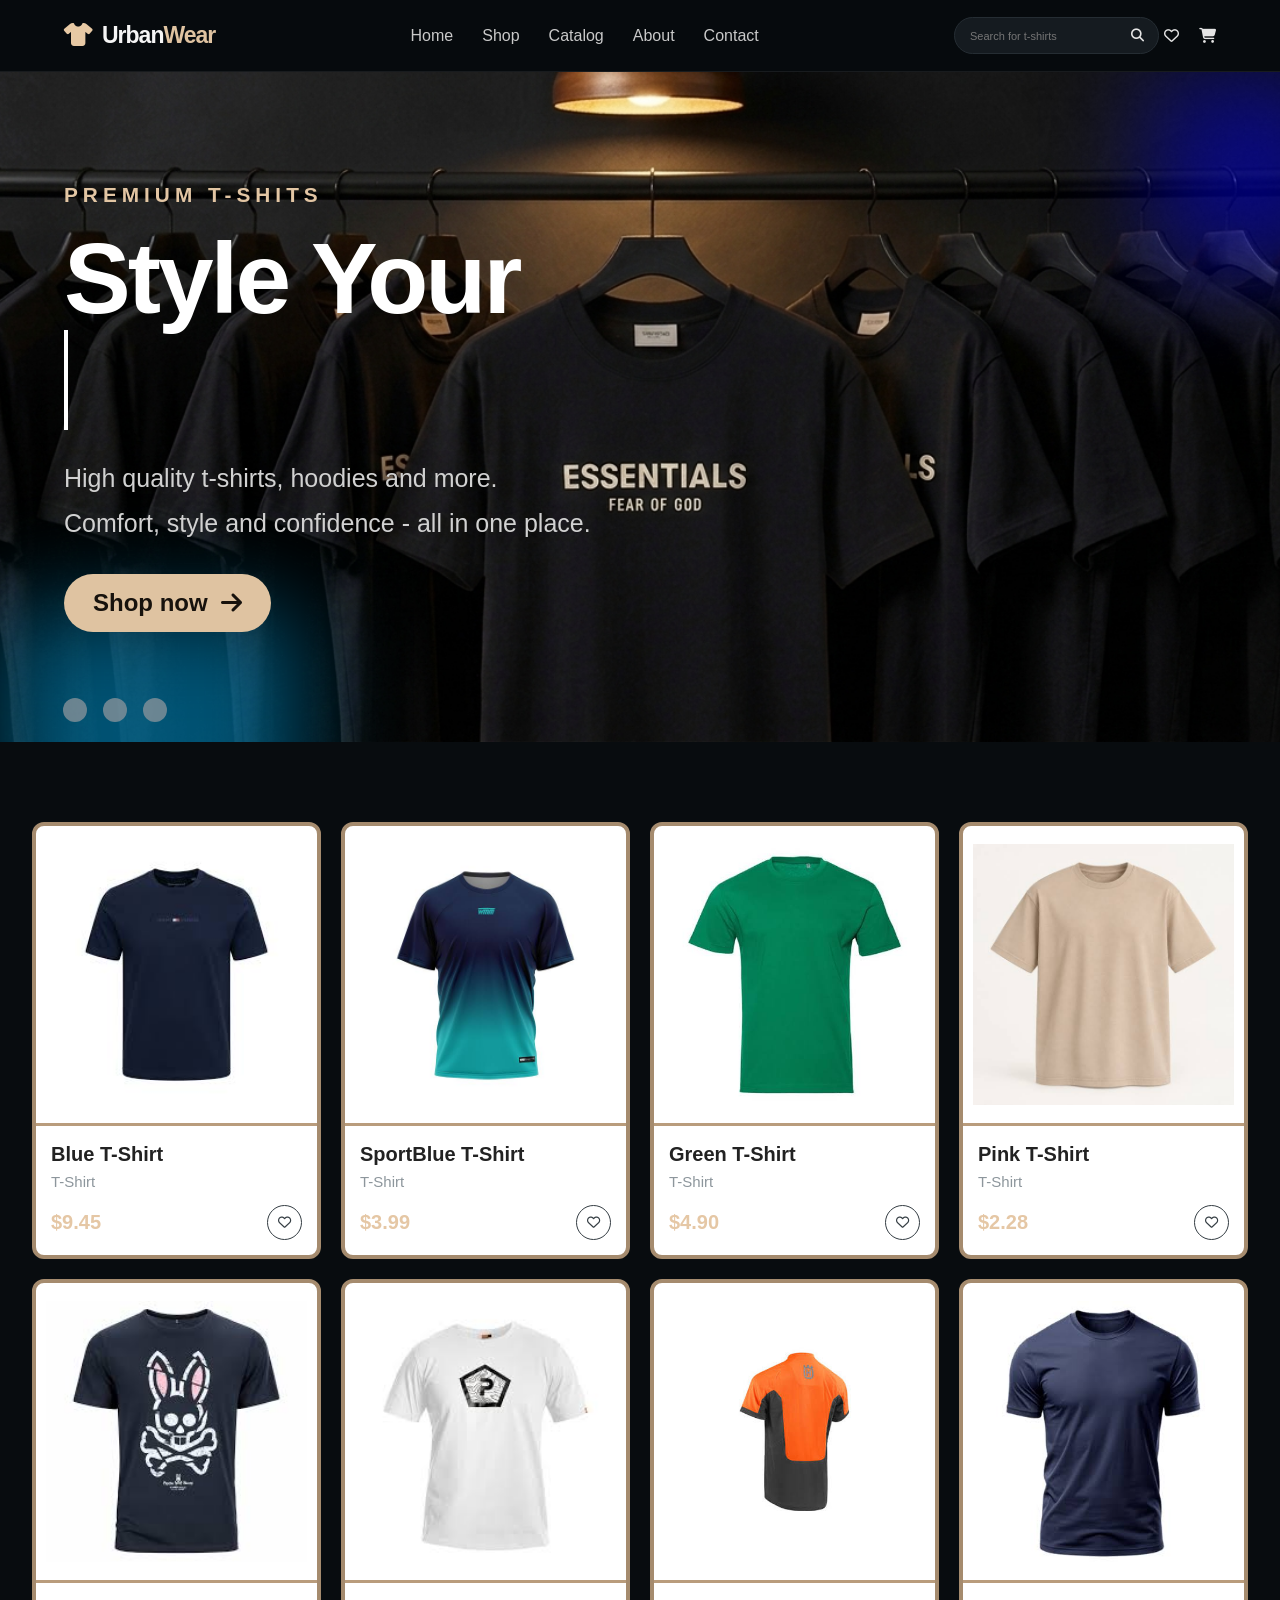
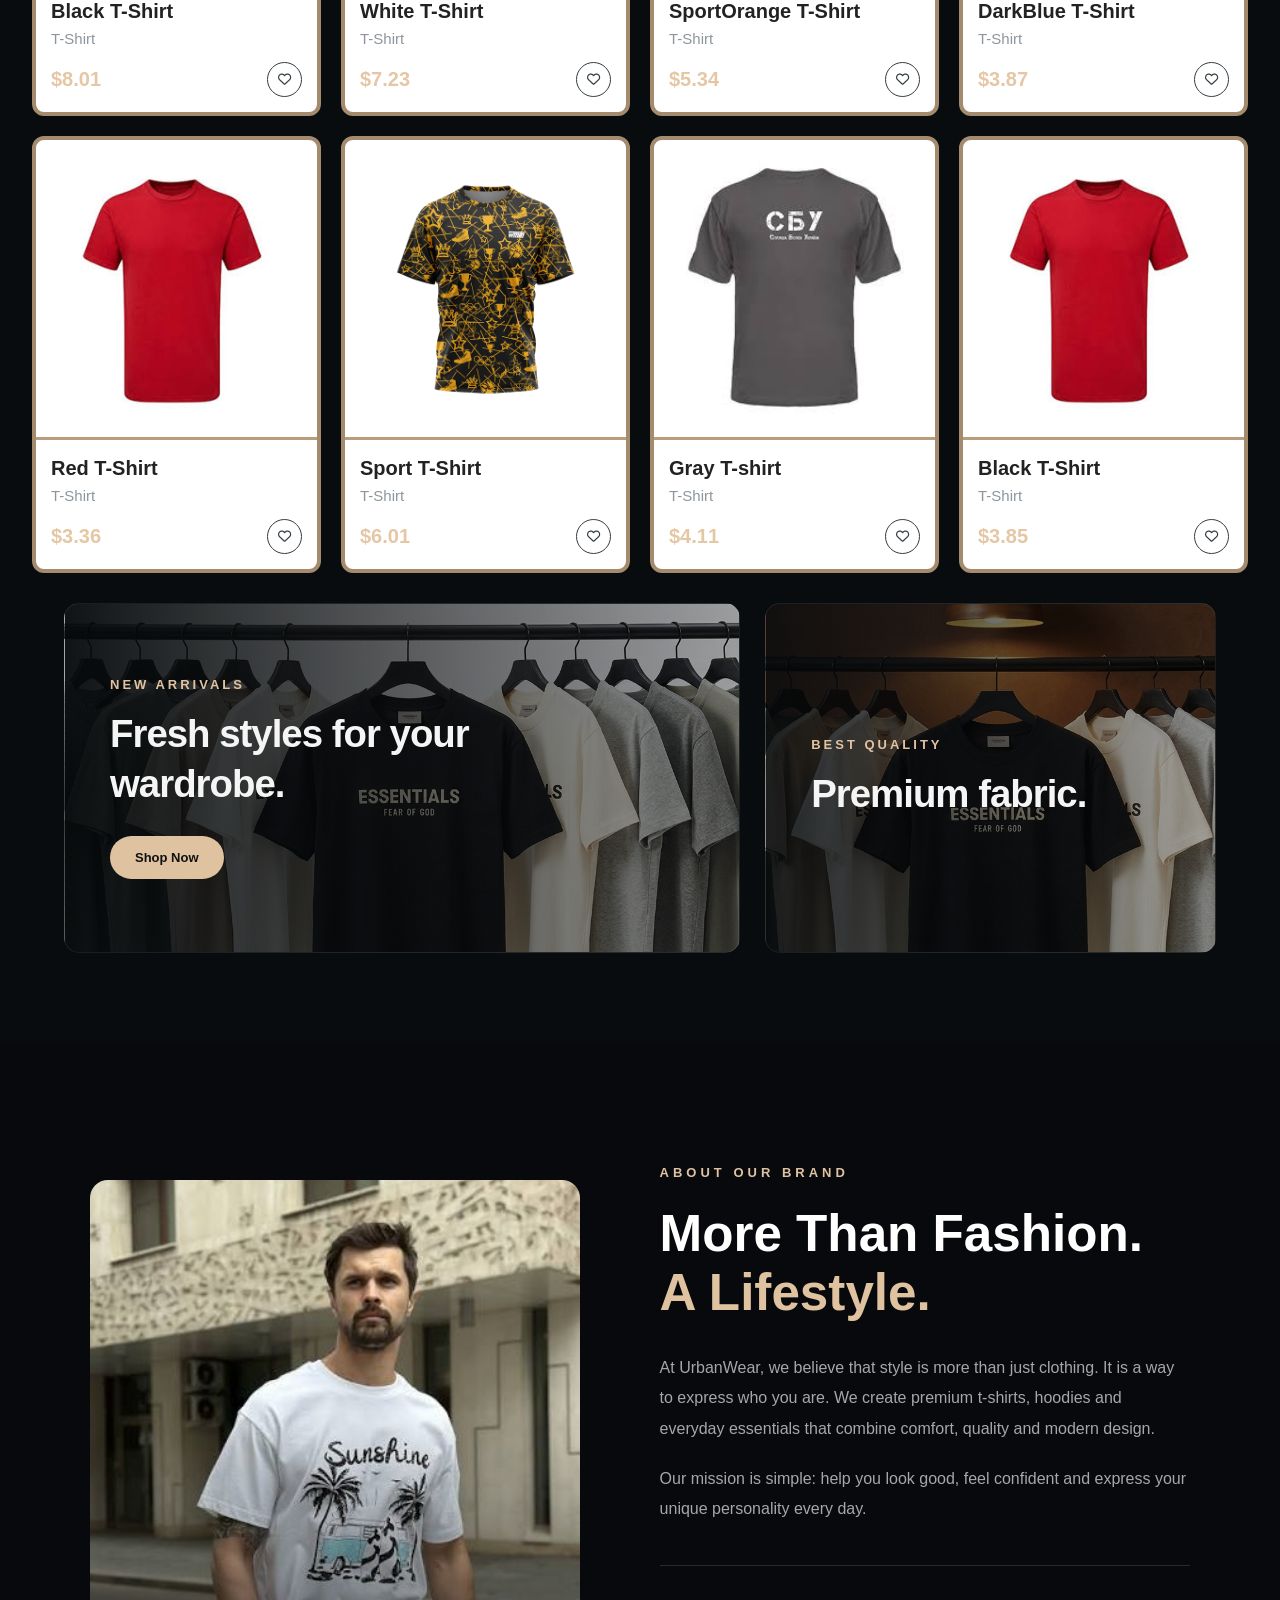
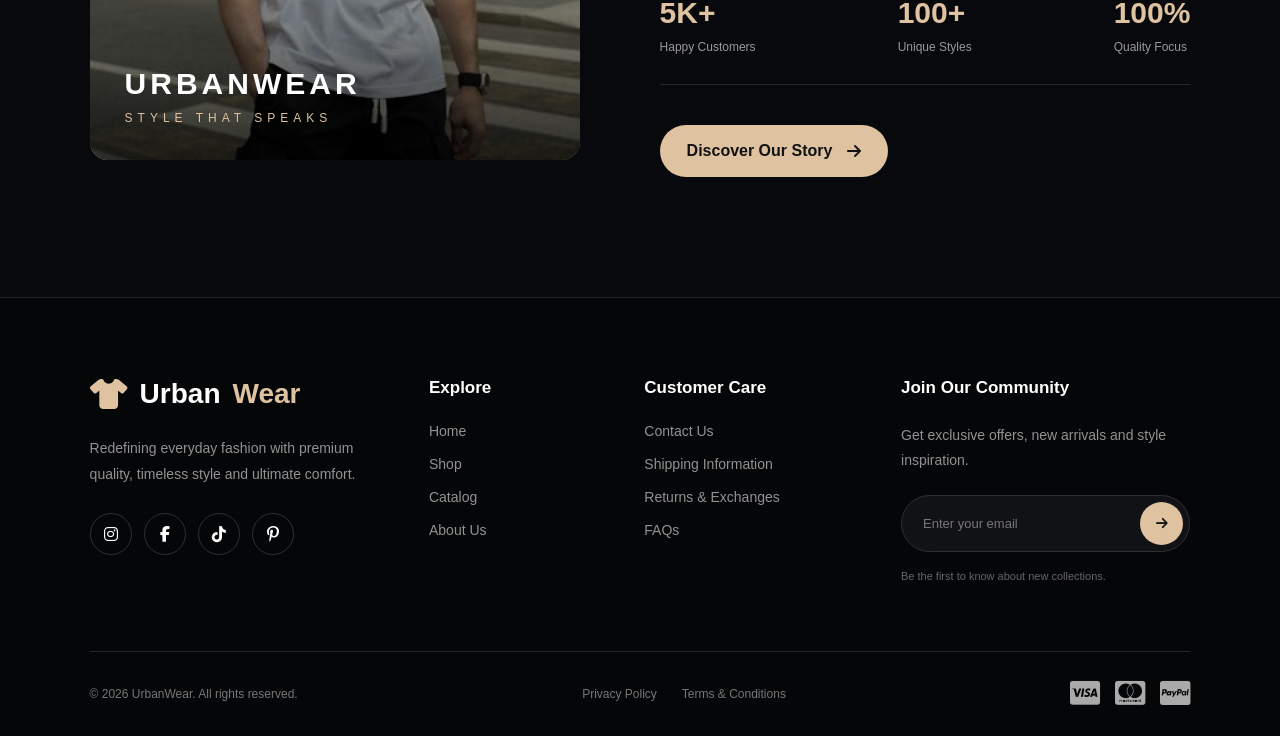
<file: index.html>
<!DOCTYPE html>
<html lang="en">
    <head>
        <meta charset="UTF-8">
        <meta name="viewport" content="width=device-width, initial-scale=1.0">
        <link rel="stylesheet" href="style.css">
        <link rel="stylesheet"
            href="https://cdnjs.cloudflare.com/ajax/libs/font-awesome/6.5.1/css/all.min.css">
        <title>Futbolka</title>
    </head>
    <body>
        <header>
            <p>Urban<span>Wear</span></p>
            <nav>
                <a href="#home">Home</a>
                <a href="#Shop">Shop</a>
                <a href="#">Catalog</a>
                <a href="#about">About</a>
                <a href="contact.html">Contact</a>
            </nav>

            <div class="buttons">
                <input type="text" placeholder="Search for t-shirts">
                <i class="fa fa-search"></i>
                <a href="#"><i class="far fa-heart"></i></a>
                <a href="#"><i class="fas fa-shopping-cart"></i></a>
            </div>
        </header>
        <section id="home">
            <div class="slider">
                <div class="slide">
                    <img src="img1.jpg" alt id="slide-1">
                </div>
                <div class="slide">
                    <img src="img2.jpg" alt id="slide-2">
                </div>
                <div class="slide">
                    <img src="img3.jpg" alt id="slide-3">
                </div>
            </div>
            <div class="slider-nav">
                <a href="#slide-1"></a>
                <a href="#slide-2"></a>
                <a href="#slide-3"></a>
            </div>
            <p>Premium T-SHITS</p>
            <h1>Style Your <br>
                <span anim-text="Every Day">Every Day</span>
            </h1>
            <h4>High quality t-shirts, hoodies and more. <br>
                Comfort, style and confidence - all in one place.
            </h4>
            <button>Shop now</button>
        </section>
        <section id="Shop"
            style="padding-left: 2rem;padding-right: 2rem; margin-top: 80px;">
            <div class="product">
                <div class="small">
                    <img src="images (1).jpg" alt>
                    <p>Blue T-Shirt</p>
                    <h4>T-Shirt</h4>
                    <div class="small-po">
                        <p>$9.45</p>
                        <button id="header"><i
                                class="far fa-heart"></i></button>
                    </div>
                </div>
                <div class="small">
                    <img src="images (2).jpg" alt>
                    <p>SportBlue T-Shirt</p>
                    <h4>T-Shirt</h4>
                    <div class="small-po">
                        <p>$3.99</p>
                        <button id="header"><i
                                class="far fa-heart"></i></button>
                    </div>
                </div>
                <div class="small">
                    <img src="images (3).jpg" alt>
                    <p>Green T-Shirt</p>
                    <h4>T-Shirt</h4>
                    <div class="small-po">
                        <p>$4.90</p>
                        <button id="header"><i
                                class="far fa-heart"></i></button>
                    </div>
                </div>
                <div class="small">
                    <img src="images (4).jpg" alt>
                    <p>Pink T-Shirt</p>
                    <h4>T-Shirt</h4>
                    <div class="small-po">
                        <p>$2.28</p>
                        <button id="header"><i
                                class="far fa-heart"></i></button>
                    </div>
                </div>
                <div class="small">
                    <img src="images (5).jpg" alt>
                    <p>Black T-Shirt</p>
                    <h4>T-Shirt</h4>
                    <div class="small-po">
                        <p>$8.01</p>
                        <button id="header"><i
                                class="far fa-heart"></i></button>
                    </div>
                </div>
                <div class="small">
                    <img src="images (6).jpg" alt>
                    <p>White T-Shirt</p>
                    <h4>T-Shirt</h4>
                    <div class="small-po">
                        <p>$7.23</p>
                        <button id="header"><i
                                class="far fa-heart"></i></button>
                    </div>
                </div>
                <div class="small">
                    <img src="images (8).jpg" alt>
                    <p>SportOrange T-Shirt</p>
                    <h4>T-Shirt</h4>
                    <div class="small-po">
                        <p>$5.34</p>
                        <button id="header"><i
                                class="far fa-heart"></i></button>
                    </div>
                </div>
                <div class="small">
                    <img src="images (9).jpg" alt>
                    <p>DarkBlue T-Shirt</p>
                    <h4>T-Shirt</h4>
                    <div class="small-po">
                        <p>$3.87</p>
                        <button id="header"><i
                                class="far fa-heart"></i></button>
                    </div>
                </div>
                <div class="small">
                    <img src="images.jpg" alt>
                    <p>Red T-Shirt</p>
                    <h4>T-Shirt</h4>
                    <div class="small-po">
                        <p>$3.36</p>
                        <button id="header"><i
                                class="far fa-heart"></i></button>
                    </div>
                </div>
                <div class="small">
                    <img src="images (1).png" alt>
                    <p>Sport T-Shirt</p>
                    <h4>T-Shirt</h4>
                    <div class="small-po">
                        <p>$6.01</p>
                        <button id="header"><i
                                class="far fa-heart"></i></button>
                    </div>
                </div>
                <div class="small">
                    <img src="images (11).jpg" alt>
                    <p>Gray T-shirt</p>
                    <h4>T-Shirt</h4>
                    <div class="small-po">
                        <p>$4.11</p>
                        <button id="header"><i
                                class="far fa-heart"></i></button>
                    </div>
                </div>
                <div class="small">
                    <img src="images.jpg" alt>
                    <p>Black T-Shirt</p>
                    <h4>T-Shirt</h4>
                    <div class="small-po">
                        <p>$3.85</p>
                        <button id="header"><i
                                class="far fa-heart"></i></button>
                    </div>
                </div>
            </div>
        </section>
        <section id="imh">
            <div class="all">
                <div class="div-2">
                    <p>New Arrivals</p>
                    <h3>Fresh styles for your wardrobe.</h3>
                    <button>Shop Now</button>
                </div>
                <div class="div-3">
                    <p>Best quality</p>
                    <h3>Premium fabric.</h3>
                </div>
            </div>
        </section>
        <section id="about">
            <div class="about-image">
                <img src="images (13).jpg" alt="UrbanWear Clothing">
                <div class="image-label">
                    <span>URBANWEAR</span>
                    <p>STYLE THAT SPEAKS</p>
                </div>
            </div>

            <div class="about-content">
                <span class="about-tag">ABOUT OUR BRAND</span>
                <h2>More Than Fashion.<br><span>A Lifestyle.</span></h2>
                <p>
                    At UrbanWear, we believe that style is more than just
                    clothing.
                    It is a way to express who you are. We create premium
                    t-shirts,
                    hoodies and everyday essentials that combine comfort,
                    quality
                    and modern design.
                </p>
                <p>
                    Our mission is simple: help you look good, feel confident
                    and express your unique personality every day.
                </p>

                <div class="about-stats">
                    <div>
                        <h3>5K+</h3>
                        <span>Happy Customers</span>
                    </div>
                    <div>
                        <h3>100+</h3>
                        <span>Unique Styles</span>
                    </div>
                    <div>
                        <h3>100%</h3>
                        <span>Quality Focus</span>
                    </div>
                </div>

                <a href="#contact" class="about-button">
                    Discover Our Story <i class="fa-solid fa-arrow-right"></i>
                </a>
            </div>
        </section>

        <footer id="footer">
            <div class="footer-main">
                <div class="footer-brand">
                    <a href="#home" class="footer-logo">
                        <i class="fa-solid fa-shirt"></i>
                        Urban<span>Wear</span>
                    </a>
                    <p>
                        Redefining everyday fashion with premium quality,
                        timeless style and ultimate comfort.
                    </p>

                    <div class="footer-socials">
                        <a href="#"><i class="fa-brands fa-instagram"></i></a>
                        <a href="#"><i class="fa-brands fa-facebook-f"></i></a>
                        <a href="#"><i class="fa-brands fa-tiktok"></i></a>
                        <a href="#"><i class="fa-brands fa-pinterest-p"></i></a>
                    </div>
                </div>

                <div class="footer-column">
                    <h3>Explore</h3>
                    <a href="#home">Home</a>
                    <a href="#shop">Shop</a>
                    <a href="#catalog">Catalog</a>
                    <a href="#about">About Us</a>
                </div>

                <div class="footer-column">
                    <h3>Customer Care</h3>
                    <a href="#contact">Contact Us</a>
                    <a href="#shipping">Shipping Information</a>
                    <a href="#returns">Returns & Exchanges</a>
                    <a href="#faq">FAQs</a>
                </div>

                <div class="footer-newsletter">
                    <h3>Join Our Community</h3>
                    <p>Get exclusive offers, new arrivals and style
                        inspiration.</p>

                    <form class="newsletter-form">
                        <input type="email" placeholder="Enter your email"
                            required>
                        <button type="submit">
                            <i class="fa-solid fa-arrow-right"></i>
                        </button>
                    </form>

                    <span class="newsletter-note">Be the first to know about new
                        collections.</span>
                </div>
            </div>

            <div class="footer-bottom">
                <p>© 2026 UrbanWear. All rights reserved.</p>

                <div class="footer-legal">
                    <a href="#privacy">Privacy Policy</a>
                    <a href="#terms">Terms & Conditions</a>
                </div>

                <div class="footer-payment">
                    <i class="fa-brands fa-cc-visa"></i>
                    <i class="fa-brands fa-cc-mastercard"></i>
                    <i class="fa-brands fa-cc-paypal"></i>
                </div>
            </div>
        </footer>
    </body>
</html>
</file>
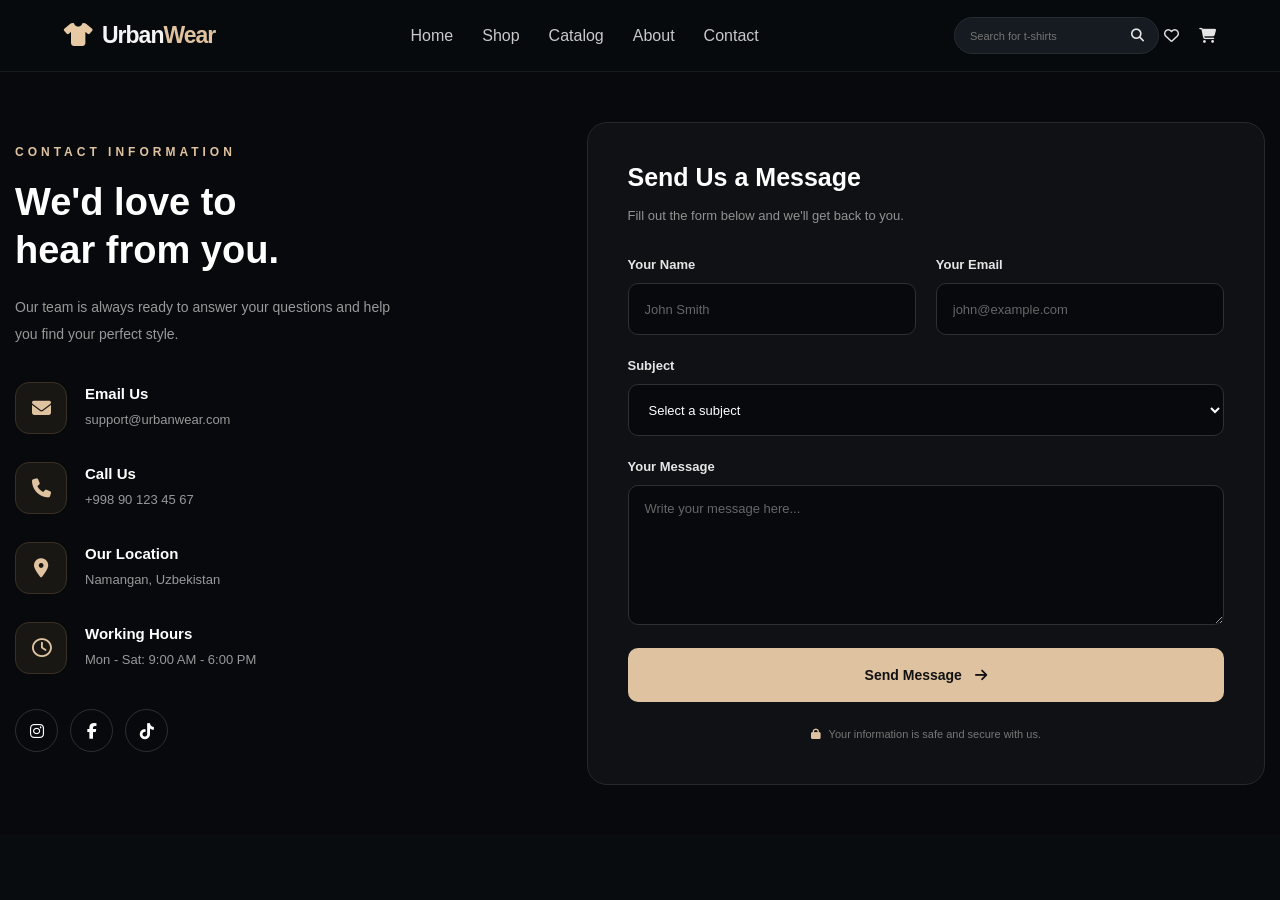
<file: contact.html>
<!DOCTYPE html>
<html lang="en">
    <head>
        <meta charset="UTF-8">
        <meta name="viewport" content="width=device-width, initial-scale=1.0">
        <link rel="stylesheet" href="contactcss.css">
        <link rel="stylesheet" href="style.css">
        <link rel="stylesheet"
            href="https://cdnjs.cloudflare.com/ajax/libs/font-awesome/6.5.1/css/all.min.css">
    </head>
    <body>
        <header>
            <p>Urban<span>Wear</span></p>
            <nav>
                <a href="index.html#home">Home</a>
                <a href="index.html#Shop">Shop</a>
                <a href="#">Catalog</a>
                <a href="index.html#about">About</a>
                <a href="contact.html">Contact</a>
            </nav>

            <div class="buttons">
                <input type="text" placeholder="Search for t-shirts">
                <i class="fa fa-search"></i>
                <a href="#"><i class="far fa-heart"></i></a>
                <a href="#"><i class="fas fa-shopping-cart"></i></a>
            </div>
        </header>
        <section id="contact">
            <div class="contact-container">
                <div class="contact-info">
                    <span class="info-tag">CONTACT INFORMATION</span>
                    <h3>We'd love to<br>hear from you.</h3>
                    <p>
                        Our team is always ready to answer your questions
                        and help you find your perfect style.
                    </p>

                    <div class="contact-item">
                        <div class="contact-icon">
                            <i class="fa-solid fa-envelope"></i>
                        </div>
                        <div>
                            <h4>Email Us</h4>
                            <a
                                href="mailto:support@urbanwear.com">support@urbanwear.com</a>
                        </div>
                    </div>

                    <div class="contact-item">
                        <div class="contact-icon">
                            <i class="fa-solid fa-phone"></i>
                        </div>
                        <div>
                            <h4>Call Us</h4>
                            <a href="tel:+998901234567">+998 90 123 45 67</a>
                        </div>
                    </div>

                    <div class="contact-item">
                        <div class="contact-icon">
                            <i class="fa-solid fa-location-dot"></i>
                        </div>
                        <div>
                            <h4>Our Location</h4>
                            <p>Namangan, Uzbekistan</p>
                        </div>
                    </div>

                    <div class="contact-item">
                        <div class="contact-icon">
                            <i class="fa-regular fa-clock"></i>
                        </div>
                        <div>
                            <h4>Working Hours</h4>
                            <p>Mon - Sat: 9:00 AM - 6:00 PM</p>
                        </div>
                    </div>

                    <div class="contact-socials">
                        <a href="#"><i class="fa-brands fa-instagram"></i></a>
                        <a href="#"><i class="fa-brands fa-facebook-f"></i></a>
                        <a href="#"><i class="fa-brands fa-tiktok"></i></a>
                    </div>
                </div>

                <div class="contact-form-box">
                    <div class="form-heading">
                        <h3>Send Us a Message</h3>
                        <p>Fill out the form below and we'll get back to
                            you.</p>
                    </div>

                    <form class="contact-form">
                        <div class="form-row">
                            <div class="form-group">
                                <label for="name">Your Name</label>
                                <input type="text" id="name"
                                    placeholder="John Smith" required>
                            </div>

                            <div class="form-group">
                                <label for="email">Your Email</label>
                                <input type="email" id="email"
                                    placeholder="john@example.com" required>
                            </div>
                        </div>

                        <div class="form-group">
                            <label for="subject">Subject</label>
                            <select id="subject" required>
                                <option value disabled selected>Select a
                                    subject</option>
                                <option value="order">Order Inquiry</option>
                                <option value="product">Product
                                    Information</option>
                                <option value="shipping">Shipping &
                                    Delivery</option>
                                <option value="returns">Returns &
                                    Exchanges</option>
                                <option value="other">Other</option>
                            </select>
                        </div>

                        <div class="form-group">
                            <label for="message">Your Message</label>
                            <textarea id="message" rows="5"
                                placeholder="Write your message here..."
                                required></textarea>
                        </div>

                        <button type="submit" class="contact-submit">
                            Send Message
                            <i class="fa-solid fa-arrow-right"></i>
                        </button>

                        <p class="form-note">
                            <i class="fa-solid fa-lock"></i>
                            Your information is safe and secure with us.
                        </p>
                    </form>
                </div>
            </div>
        </section>
    </body>
</html>
</file>
<file: style.css>
* {
    margin: 0;
    padding: 0;
    box-sizing: border-box;
    font-family: Arial, sans-serif;
}

.slider {
    display: flex;
    overflow-x: auto;
    scroll-snap-type: x mandatory;
    width: 100%;
    scrollbar-width: none;
}

.slide {
    flex: 0 0 100%;
    width: 100%;
    overflow: hidden;
    scroll-snap-align: start;
}

.slide img {
    width: 100%;
    height: 100%;
    object-fit: cover;
    animation: zoom 15s infinite linear;
}

@keyframes zoom {
    0% {
        transform: scale(1.0);
    }

    50% {
        transform: scale(1.2);
    }

    100% {
        transform: scale(1.0);
    }
}

::-webkit-scrollbar {
    display: none;
}

.slider-nav {
    display: flex;
    column-gap: 1rem;
    position: absolute;
    bottom: 1.25rem;
    left: 9%;
    transform: translateX(-50%);
    z-index: 1;
}

.slider-nav a {
    width: 1.5rem;
    height: 1.5rem;
    border-radius: 50%;
    background: #8d969c;
    opacity: 0.75;
    transition: opacity ease 1s;
}

.slider-nav a:hover {
    box-shadow: 0px 0px 5px 5px #8d969c;
}

body {
    background: #080c0f;
    color: #f5f5f5;
    font-family: 'Inter', sans-serif;
    overflow-x: hidden;
}

button,
input {
    font-family: inherit;
}

button,
a {
    -webkit-tap-highlight-color: transparent;
}

a {
    color: inherit;
    text-decoration: none;
}

button {
    cursor: pointer;
}

img {
    display: block;
    max-width: 100%;
}


header {
    width: 100%;
    height: 72px;
    padding: 0 5%;
    display: flex;
    align-items: center;
    justify-content: space-between;
    gap: 35px;
    background: rgba(7, 11, 14, 0.97);
    border-bottom: 1px solid rgba(255, 255, 255, 0.07);
    position: sticky;
    top: 0;
    z-index: 1000;
}

header>p {
    font-size: 23px;
    font-weight: 800;
    letter-spacing: -1px;
    white-space: nowrap;
}

header>p::before {
    content: '\f553';
    font-family: 'Font Awesome 6 Free';
    font-weight: 900;
    color: #e7c9a4;
    margin-right: 10px;
}

header>p span {
    color: #dfc3a1;
}

nav {
    display: flex;
    align-items: center;
    justify-content: center;
    gap: 29px;
    height: 100%;
}

nav a {
    font-size: 1rem;
    font-weight: 500;
    color: #c9c9c9;
    height: 100%;
    display: flex;
    align-items: center;
    position: relative;
    transition: 0.3s;
}

nav a::after {
    content: '';
    position: absolute;
    left: 0;
    bottom: 17px;
    width: 0;
    height: 2px;
    background: #dfc3a1;
    transition: width 0.3s;
}

nav a:hover::after {
    width: 100%;
}

nav a:hover {
    color: #a58b6e;
}

.buttons {
    display: flex;
    align-items: center;
    gap: 20px;
}

.buttons input {
    width: 205px;
    height: 37px;
    padding: 0 15px;
    background: #151b20;
    color: #fff;
    border: 1px solid #252d33;
    border-radius: 30px;
    outline: none;
    font-size: 11px;
    transition: 0.3s;
}

.buttons input:focus {
    border-color: #d9b995;
    width: 225px;
}

.buttons i {
    color: #e5e5e5;
    font-size: 15px;
    transition: 0.3s;
}

.buttons>i {
    margin-left: -48px;
    font-size: 13px;
}

.buttons a:hover i {
    color: #dfc3a1;
    transform: scale(1.15);
}


#home {
    min-height: 500px;
    height: 670px;
    position: relative;
    padding: 90px 5%;
    display: flex;
    flex-direction: column;
    align-items: flex-start;
    justify-content: center;
    isolation: isolate;
    overflow: hidden;
    background: #090d10;
}

.slider {
    position: absolute;
    inset: 0;
    z-index: -2;
    display: flex;
    overflow: hidden;
}


#home::before {
    content: '';
    position: absolute;
    inset: 0;
    z-index: -1;
    width: 200px;
    height: 200px;
    background: rgba(0, 0, 255, 0.452);
    filter: blur(50px);
    left: 90%;
}

#home::after {
    content: '';
    position: absolute;
    inset: 0;
    z-index: -1;
    width: 300px;
    height: 500px;
    background: rgba(0, 183, 255, 0.452);
    filter: blur(50px);
    top: 80%;
}

#home>p {
    font-size: 1.3rem;
    font-weight: 700;
    letter-spacing: 5px;
    color: #e2c5a3;
    margin-bottom: 20px;
    text-transform: uppercase;
}

#home h1 {
    font-size: 100px;
    line-height: 1.03;
    font-weight: 800;
    letter-spacing: -3px;
    color: #fff;
    max-width: 620px;
}

#home h1 span {
    position: relative;
    color: transparent;
}

#home h1 span::before {
    position: absolute;
    content: attr(anim-text);
    width: 0%;
    height: 90%;
    animation: animate 8s infinite linear;
    display: inline-block;
    overflow: hidden;
    white-space: nowrap;
    color: #a58b6e;
    border-right: 4px solid white;
}

@keyframes animate {
    0% {
        width: 0%;
    }

    50%,
    60% {
        width: 100%;
    }

    100% {
        width: 0%;
    }
}

#home h4 {
    margin-top: 23px;
    font-size: 25px;
    font-weight: 400;
    line-height: 1.8;
    color: #d1d1d1;
}

#home>button {
    margin-top: 28px;
    padding: 15px 29px;
    background: #dfc3a1;
    color: #17120d;
    border: none;
    border-radius: 30px;
    font-size: 24px;
    font-weight: 700;
    transition: 0.3s;
}

#home>button::after {
    content: '\f061';
    font-family: 'Font Awesome 6 Free';
    font-weight: 900;
    margin-left: 13px;
}

#home>button:hover {
    background: #fff;
    transform: translateY(-3px);
    box-shadow: 0 8px 30px rgba(223, 195, 161, 0.2);
}

#shop {
    padding: 75px 5%;
    background: #080c0f;
}

#shop>p {
    font-size: 30px;
    font-weight: 800;
    letter-spacing: -1px;
    margin-bottom: 32px;
    color: #fff;
}

#shop>p span {
    color: #dfc3a1;
}

.product {
    display: grid;
    grid-template-columns: repeat(4, minmax(0, 1fr));
    gap: 20px;
}

.small {
    min-width: 0;
    overflow: hidden;
    position: relative;
    background: white;
    border: 4px solid #a58b6e;
    border-radius: 12px;
    transition:
        transform 0.35s,
        border-color 0.35s,
        box-shadow 0.35s;
}

.small:hover {
    transform: translateY(-7px);
    border-color: #b99c7c;
    box-shadow: 0 15px 40px rgba(0, 0, 0, 0.3);
}

.small img {
    width: 100%;
    height: 300px;
    padding: 10px;
    object-fit: contain;
    transition: transform 0.5s;
    border-bottom: 3px solid #b99c7c;
}

.small:hover img {
    transform: scale(1.05);
}

.small>p {
    margin: 17px 15px 7px;
    font-size: 20px;
    font-weight: 600;
    color: #222;
    white-space: nowrap;
    overflow: hidden;
    text-overflow: ellipsis;
}

.small>h4 {
    margin: 0 15px;
    font-size: 15px;
    font-weight: 400;
    color: #8d969c;
}

.small-po {
    padding: 15px;
    display: flex;
    align-items: center;
    justify-content: space-between;
    gap: 10px;
}

.small-po>p {
    font-size: 20px;
    font-weight: 700;
    color: #e5c7a5;
}

.small-po button {
    width: 35px;
    height: 35px;
    display: flex;
    align-items: center;
    justify-content: center;
    border: 1px solid #343d43;
    border-radius: 50%;
    background: transparent;
    color: #343d43;
    transition: 0.3s;
}

.small-po button:hover {
    background: #dfc3a1;
    color: #111;
    border-color: #dfc3a1;
    transform: scale(1.08);
}


#imh {
    padding: 30px 5% 90px;
}

.all {
    display: grid;
    grid-template-columns: 1.5fr 1fr;
    gap: 25px;
}

.div-2,
.div-3 {
    min-height: 350px;
    border-radius: 15px;
    padding: 45px;
    display: flex;
    flex-direction: column;
    justify-content: center;
    align-items: flex-start;
    position: relative;
    overflow: hidden;
    border: 1px solid rgba(255, 255, 255, 0.08);
    transition: 0.4s;
}

.div-2 {
    background:
        linear-gradient(90deg,
            rgba(5, 8, 10, 0.95),
            rgba(5, 8, 10, 0.35)),
        url('img2.jpg') center / cover no-repeat,
        #202629;
}

.div-3 {
    background:
        linear-gradient(90deg,
            rgba(5, 8, 10, 0.88),
            rgba(5, 8, 10, 0.3)),
        url('img3.jpg') center / cover no-repeat,
        #202629;
}

.div-2:hover,
.div-3:hover {
    transform: translateY(-5px);
    border-color: #a58b6e;
}

.div-2>p,
.div-3>p {
    margin-bottom: 17px;
    font-size: 13px;
    letter-spacing: 3px;
    font-weight: 700;
    text-transform: uppercase;
    color: #e1c3a1;
}

.div-2 h3,
.div-3 h3 {
    max-width: 450px;
    font-size: clamp(25px, 3vw, 40px);
    line-height: 1.3;
    font-weight: 800;
    letter-spacing: -1px;
}

.div-2 button {
    margin-top: 27px;
    padding: 14px 25px;
    border: none;
    border-radius: 30px;
    background: #dfc3a1;
    color: #111;
    font-size: 13px;
    font-weight: 700;
    transition: 0.3s;
}

.div-2 button:hover {
    background: #fff;
    transform: translateY(-3px);
}

#about {
    width: 100%;
    padding: 120px 7%;
    display: flex;
    align-items: center;
    justify-content: space-between;
    gap: 80px;
    background: #08090c;
    color: #fff;
    overflow: hidden;
}

.about-image {
    width: 48%;
    height: 580px;
    position: relative;
    border-radius: 18px;
    overflow: hidden;
    background: #151515;
}

.about-image::after {
    content: "";
    position: absolute;
    inset: 0;
    background: linear-gradient(0deg,
            rgba(0, 0, 0, 0.8),
            transparent 60%);
}

.about-image img {
    width: 100%;
    height: 100%;
    object-fit: cover;
    transition: transform 0.7s ease;
}

.about-image:hover img {
    transform: scale(1.06);
}

.image-label {
    position: absolute;
    left: 35px;
    bottom: 35px;
    z-index: 1;
}

.image-label span {
    font-size: 30px;
    font-weight: 800;
    letter-spacing: 4px;
}

.image-label p {
    color: #dfc3a1;
    font-size: 12px;
    letter-spacing: 5px;
    margin-top: 10px;
}

.about-content {
    width: 52%;
}

.about-tag {
    display: inline-block;
    color: #dfc3a1;
    font-size: 13px;
    font-weight: 700;
    letter-spacing: 4px;
    margin-bottom: 25px;
}

.about-content h2 {
    font-size: clamp(38px, 4vw, 65px);
    line-height: 1.15;
    font-weight: 800;
    margin-bottom: 30px;
}

.about-content h2 span {
    color: #dfc3a1;
}

.about-content>p {
    color: #a7a7a7;
    font-size: 16px;
    line-height: 1.9;
    margin-bottom: 20px;
}

.about-stats {
    display: flex;
    justify-content: space-between;
    gap: 20px;
    margin: 40px 0;
    padding: 30px 0;
    border-top: 1px solid #292929;
    border-bottom: 1px solid #292929;
}

.about-stats div {
    display: flex;
    flex-direction: column;
    gap: 10px;
}

.about-stats h3 {
    color: #dfc3a1;
    font-size: 30px;
    font-weight: 800;
}

.about-stats span {
    color: #999;
    font-size: 12px;
}

.about-button {
    display: inline-flex;
    align-items: center;
    gap: 15px;
    padding: 17px 27px;
    background: #dfc3a1;
    color: #111;
    text-decoration: none;
    border-radius: 50px;
    font-weight: 700;
    transition: 0.3s;
}

.about-button:hover {
    background: #fff;
    transform: translateY(-4px);
}

.about-button i {
    transition: transform 0.3s;
}

.about-button:hover i {
    transform: translateX(5px);
}

#footer {
    padding: 80px 7% 0;
    background: #050608;
    color: #fff;
    border-top: 1px solid #222;
}

.footer-main {
    display: grid;
    grid-template-columns: 1.4fr 0.8fr 1fr 1.4fr;
    gap: 50px;
    padding-bottom: 65px;
}

.footer-logo {
    display: inline-flex;
    align-items: center;
    gap: 12px;
    color: #fff;
    text-decoration: none;
    font-size: 28px;
    font-weight: 800;
    margin-bottom: 25px;
}

.footer-logo i {
    color: #dfc3a1;
    font-size: 30px;
}

.footer-logo span {
    color: #dfc3a1;
}

.footer-brand>p {
    max-width: 300px;
    color: #929292;
    font-size: 14px;
    line-height: 1.9;
    margin-bottom: 25px;
}

.footer-socials {
    display: flex;
    gap: 12px;
}

.footer-socials a {
    width: 42px;
    height: 42px;
    display: flex;
    align-items: center;
    justify-content: center;
    border: 1px solid #303030;
    border-radius: 50%;
    color: #fff;
    text-decoration: none;
    transition: 0.3s;
}

.footer-socials a:hover {
    background: #dfc3a1;
    border-color: #dfc3a1;
    color: #08090c;
    transform: translateY(-4px);
}

.footer-column,
.footer-newsletter {
    display: flex;
    flex-direction: column;
    align-items: flex-start;
}

.footer-column h3,
.footer-newsletter h3 {
    font-size: 17px;
    margin-bottom: 25px;
    font-weight: 700;
}

.footer-column a {
    color: #929292;
    text-decoration: none;
    font-size: 14px;
    margin-bottom: 17px;
    transition: 0.3s;
}

.footer-column a:hover {
    color: #dfc3a1;
    transform: translateX(5px);
}

.footer-newsletter>p {
    color: #929292;
    font-size: 14px;
    line-height: 1.8;
    margin-bottom: 22px;
}

.newsletter-form {
    width: 100%;
    display: flex;
    align-items: center;
    padding: 6px;
    border: 1px solid #303030;
    border-radius: 50px;
    background: #111216;
}

.newsletter-form input {
    width: 100%;
    min-width: 0;
    padding: 12px 15px;
    border: none;
    outline: none;
    background: transparent;
    color: #fff;
    font-size: 13px;
}

.newsletter-form input::placeholder {
    color: #777;
}

.newsletter-form button {
    width: 43px;
    height: 43px;
    flex-shrink: 0;
    border: none;
    border-radius: 50%;
    background: #dfc3a1;
    color: #111;
    cursor: pointer;
    transition: 0.3s;
}

.newsletter-form button:hover {
    background: #fff;
    transform: rotate(-45deg);
}

.newsletter-note {
    color: #666;
    font-size: 11px;
    margin-top: 15px;
    line-height: 1.7;
}

.footer-bottom {
    min-height: 85px;
    display: flex;
    align-items: center;
    justify-content: space-between;
    gap: 25px;
    border-top: 1px solid #242424;
}

.footer-bottom>p {
    color: #777;
    font-size: 12px;
}

.footer-legal {
    display: flex;
    gap: 25px;
}

.footer-legal a {
    color: #777;
    text-decoration: none;
    font-size: 12px;
    transition: 0.3s;
}

.footer-legal a:hover {
    color: #dfc3a1;
}

.footer-payment {
    display: flex;
    align-items: center;
    gap: 15px;
}

.footer-payment i {
    color: #aaa;
    font-size: 27px;
    transition: 0.3s;
}

.footer-payment i:hover {
    color: #dfc3a1;
}
</file>
<file: contactcss.css>
* {
    margin: 0;
    padding: 0;
    box-sizing: border-box;
    font-family: Arial, sans-serif;
}
body{
    overflow: hidden;
}
#contact {
    padding: 50px 1%;
    background: #08090c;
    color: #fff;
}

.contact-header {
    max-width: 700px;
    margin: 0 auto 70px;
    text-align: center;
}

.contact-tag,
.info-tag {
    display: inline-block;
    color: #dfc3a1;
    font-size: 12px;
    font-weight: 700;
    letter-spacing: 4px;
    margin-bottom: 20px;
}

.contact-header h2 {
    font-size: clamp(40px, 5vw, 65px);
    font-weight: 800;
    margin-bottom: 20px;
}

.contact-header h2 span {
    color: #dfc3a1;
}

.contact-header>p {
    color: #999;
    font-size: 15px;
    line-height: 1.8;
}

.contact-container {
    display: grid;
    grid-template-columns: 0.85fr 1.15fr;
    gap: 70px;
    max-width: 1250px;
    margin: 0 auto;
}

.contact-info {
    padding: 20px 0;
}

.contact-info h3 {
    font-size: 38px;
    line-height: 1.25;
    margin-bottom: 20px;
}

.contact-info>p {
    max-width: 400px;
    color: #999;
    font-size: 14px;
    line-height: 1.9;
    margin-bottom: 35px;
}

.contact-item {
    display: flex;
    align-items: center;
    gap: 18px;
    margin-bottom: 28px;
}

.contact-icon {
    width: 52px;
    height: 52px;
    flex-shrink: 0;
    display: flex;
    align-items: center;
    justify-content: center;
    background: #191713;
    border: 1px solid #393024;
    border-radius: 14px;
    color: #dfc3a1;
    font-size: 19px;
    transition: 0.3s;
}

.contact-item:hover .contact-icon {
    background: #dfc3a1;
    color: #08090c;
    transform: translateY(-3px);
}

.contact-item h4 {
    font-size: 15px;
    margin-bottom: 7px;
}

.contact-item a,
.contact-item p {
    color: #999;
    text-decoration: none;
    font-size: 13px;
    line-height: 1.7;
    transition: 0.3s;
}

.contact-item a:hover {
    color: #dfc3a1;
}

.contact-socials {
    display: flex;
    gap: 12px;
    margin-top: 35px;
}

.contact-socials a {
    width: 43px;
    height: 43px;
    display: flex;
    align-items: center;
    justify-content: center;
    border: 1px solid #303030;
    border-radius: 50%;
    color: #fff;
    text-decoration: none;
    transition: 0.3s;
}

.contact-socials a:hover {
    background: #dfc3a1;
    border-color: #dfc3a1;
    color: #08090c;
    transform: translateY(-4px);
}

.contact-form-box {
    padding: 40px;
    background: #101114;
    border: 1px solid #282828;
    border-radius: 20px;
}

.form-heading {
    margin-bottom: 30px;
}

.form-heading h3 {
    font-size: 25px;
    margin-bottom: 12px;
}

.form-heading p {
    color: #929292;
    font-size: 13px;
    line-height: 1.8;
}

.contact-form {
    display: flex;
    flex-direction: column;
    gap: 23px;
}

.form-row {
    display: grid;
    grid-template-columns: 1fr 1fr;
    gap: 20px;
}

.form-group {
    display: flex;
    flex-direction: column;
    gap: 11px;
}

.form-group label {
    font-size: 13px;
    font-weight: 600;
    color: #e6e6e6;
}

.form-group input,
.form-group select,
.form-group textarea {
    width: 100%;
    padding: 15px 16px;
    background: #08090c;
    border: 1px solid #303030;
    border-radius: 10px;
    outline: none;
    color: #fff;
    font-family: inherit;
    font-size: 13px;
    transition: border-color 0.3s, box-shadow 0.3s;
}

.form-group input,
.form-group select {
    height: 52px;
}

.form-group input::placeholder,
.form-group textarea::placeholder {
    color: #666;
}

.form-group select {
    cursor: pointer;
}

.form-group select option {
    background: #101114;
    color: #fff;
}

.form-group textarea {
    min-height: 140px;
    resize: vertical;
}

.form-group input:focus,
.form-group select:focus,
.form-group textarea:focus {
    border-color: #dfc3a1;
    box-shadow: 0 0 0 3px rgba(223, 195, 161, 0.08);
}

.contact-submit {
    width: 100%;
    min-height: 54px;
    display: flex;
    align-items: center;
    justify-content: center;
    gap: 13px;
    background: #dfc3a1;
    color: #111;
    border: none;
    border-radius: 10px;
    font-size: 14px;
    font-weight: 700;
    cursor: pointer;
    transition: 0.3s;
}

.contact-submit:hover {
    background: #fff;
    transform: translateY(-3px);
}

.contact-submit i {
    transition: transform 0.3s;
}

.contact-submit:hover i {
    transform: translateX(5px);
}

.form-note {
    display: flex;
    justify-content: center;
    align-items: center;
    gap: 8px;
    color: #777;
    font-size: 11px;
    line-height: 1.7;
    text-align: center;
}

.form-note i {
    color: #dfc3a1;
}

@media (max-width: 1000px) {
    #contact {
        padding: 90px 5%;
    }

    .contact-container {
        gap: 40px;
    }

    .contact-form-box {
        padding: 30px;
    }

    .contact-info h3 {
        font-size: 32px;
    }
}

@media (max-width: 768px) {
    #contact {
        padding: 75px 6%;
    }

    .contact-header {
        margin-bottom: 45px;
    }

    .contact-container {
        grid-template-columns: 1fr;
        gap: 35px;
    }

    .contact-info {
        padding: 0;
    }

    .contact-info h3 {
        font-size: 35px;
    }

    .contact-form-box {
        padding: 28px;
    }
}

@media (max-width: 480px) {
    #contact {
        padding: 60px 5%;
    }

    .contact-header h2 {
        font-size: 38px;
    }

    .contact-header>p {
        font-size: 13px;
    }

    .contact-info h3 {
        font-size: 30px;
    }

    .contact-form-box {
        padding: 22px 17px;
        border-radius: 15px;
    }

    .form-heading h3 {
        font-size: 22px;
    }

    .form-row {
        grid-template-columns: 1fr;
        gap: 23px;
    }

    .contact-item {
        gap: 13px;
    }

    .contact-icon {
        width: 45px;
        height: 45px;
        font-size: 16px;
    }
}
</file>
